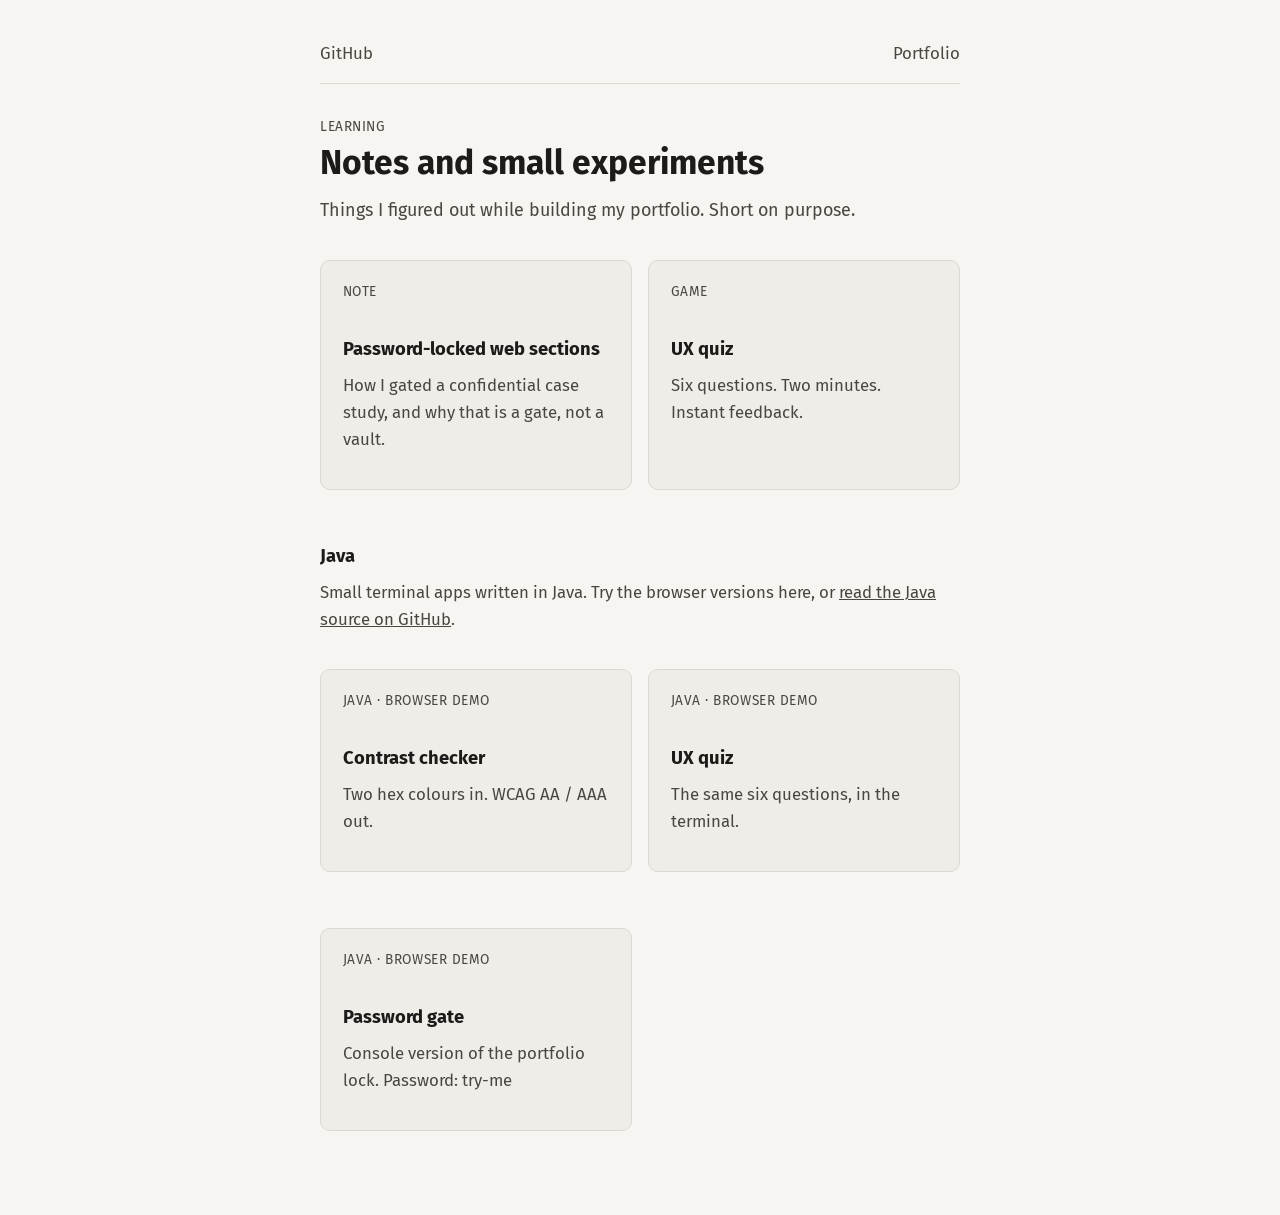
<file: index.html>
<!doctype html>
<html lang="en">
<head>
  <meta charset="utf-8">
  <meta name="viewport" content="width=device-width, initial-scale=1">
  <title>Learning · Micah Masuka</title>
  <meta name="description" content="Short notes and small experiments from Micah Masuka.">
  <link rel="preconnect" href="https://fonts.googleapis.com">
  <link rel="preconnect" href="https://fonts.gstatic.com" crossorigin>
  <link href="https://fonts.googleapis.com/css2?family=Fira+Sans:wght@400;600;700&display=swap" rel="stylesheet">
  <link rel="stylesheet" href="css/learn.css">
</head>
<body>
  <a class="skip-link" href="#main">Skip to content</a>
  <div class="wrap">
    <header class="site">
      <a href="https://github.com/micah-masuka/Learning">GitHub</a>
      <a href="https://micah.digitale-tech.com/">Portfolio</a>
    </header>
    <main id="main">
      <p class="kicker">Learning</p>
      <h1>Notes and small experiments</h1>
      <p class="lede muted">Things I figured out while building my portfolio. Short on purpose.</p>
      <div class="grid two">
        <a class="card" href="password-locked-section/">
          <p class="kicker">Note</p>
          <h2>Password-locked web sections</h2>
          <p class="muted">How I gated a confidential case study, and why that is a gate, not a vault.</p>
        </a>
        <a class="card" href="ux-quiz/">
          <p class="kicker">Game</p>
          <h2>UX quiz</h2>
          <p class="muted">Six questions. Two minutes. Instant feedback.</p>
        </a>
      </div>

      <h2>Java</h2>
      <p class="muted">Small terminal apps written in Java. Try the browser versions here, or <a href="https://github.com/micah-masuka/Learning/tree/main/java">read the Java source on GitHub</a>.</p>
      <div class="grid two">
        <a class="card" href="java/contrast-checker/">
          <p class="kicker">Java · browser demo</p>
          <h2>Contrast checker</h2>
          <p class="muted">Two hex colours in. WCAG AA / AAA out.</p>
        </a>
        <a class="card" href="java/ux-quiz/">
          <p class="kicker">Java · browser demo</p>
          <h2>UX quiz</h2>
          <p class="muted">The same six questions, in the terminal.</p>
        </a>
        <a class="card" href="java/password-gate/">
          <p class="kicker">Java · browser demo</p>
          <h2>Password gate</h2>
          <p class="muted">Console version of the portfolio lock. Password: try-me</p>
        </a>
      </div>
    </main>
  </div>
</body>
</html>
</file>
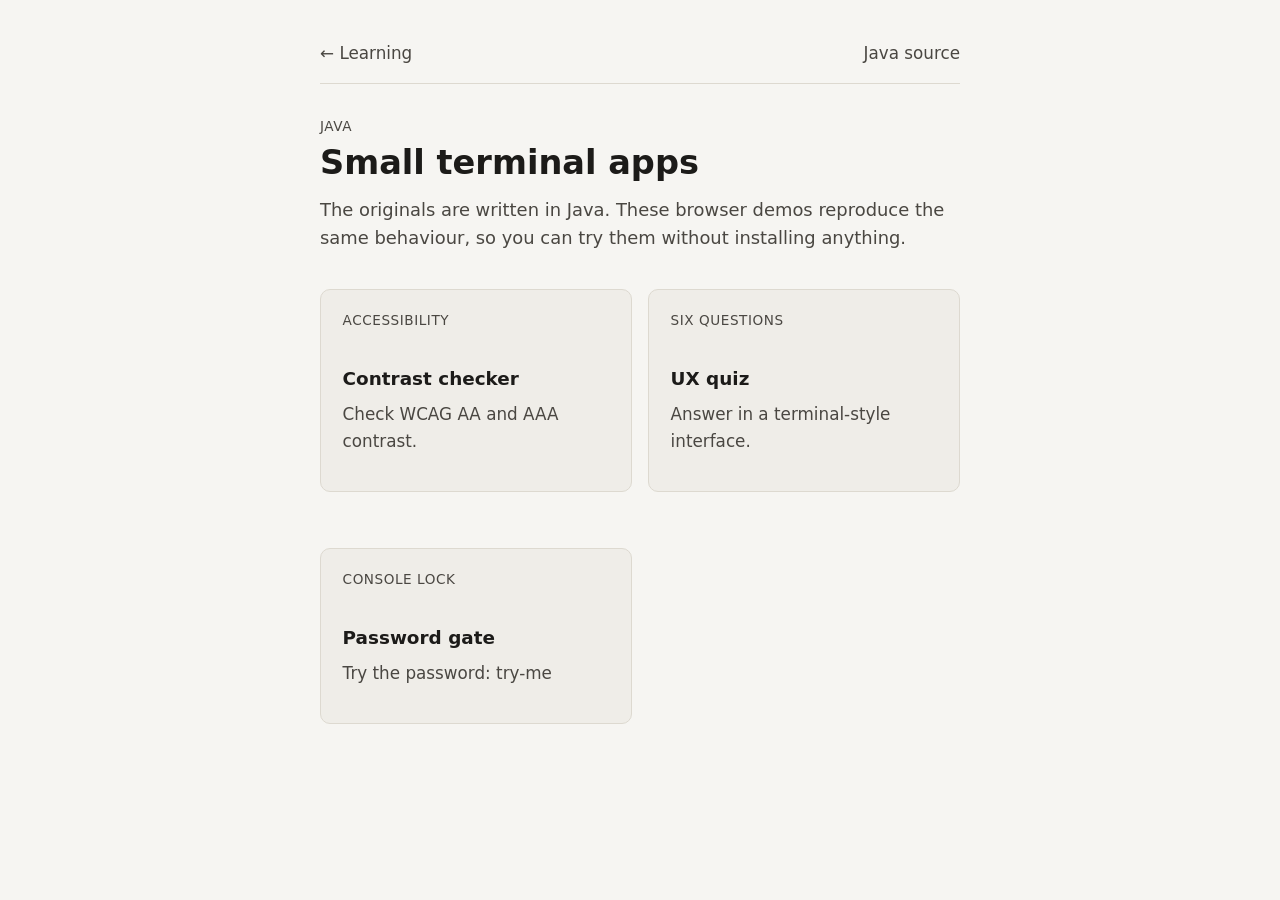
<file: java/index.html>
<!doctype html>
<html lang="en">
<head>
  <meta charset="utf-8">
  <meta name="viewport" content="width=device-width, initial-scale=1">
  <title>Java projects · Learning</title>
  <meta name="description" content="Try Micah Masuka's small Java terminal projects in your browser.">
  <link rel="stylesheet" href="../css/learn.css">
</head>
<body>
  <a class="skip-link" href="#main">Skip to content</a>
  <div class="wrap">
    <header class="site"><a href="../">← Learning</a><a href="https://github.com/micah-masuka/Learning/tree/main/java">Java source</a></header>
    <main id="main">
      <p class="kicker">Java</p>
      <h1>Small terminal apps</h1>
      <p class="lede muted">The originals are written in Java. These browser demos reproduce the same behaviour, so you can try them without installing anything.</p>
      <div class="grid two">
        <a class="card" href="contrast-checker/"><p class="kicker">Accessibility</p><h2>Contrast checker</h2><p class="muted">Check WCAG AA and AAA contrast.</p></a>
        <a class="card" href="ux-quiz/"><p class="kicker">Six questions</p><h2>UX quiz</h2><p class="muted">Answer in a terminal-style interface.</p></a>
        <a class="card" href="password-gate/"><p class="kicker">Console lock</p><h2>Password gate</h2><p class="muted">Try the password: try-me</p></a>
      </div>
    </main>
  </div>
</body>
</html>
</file>
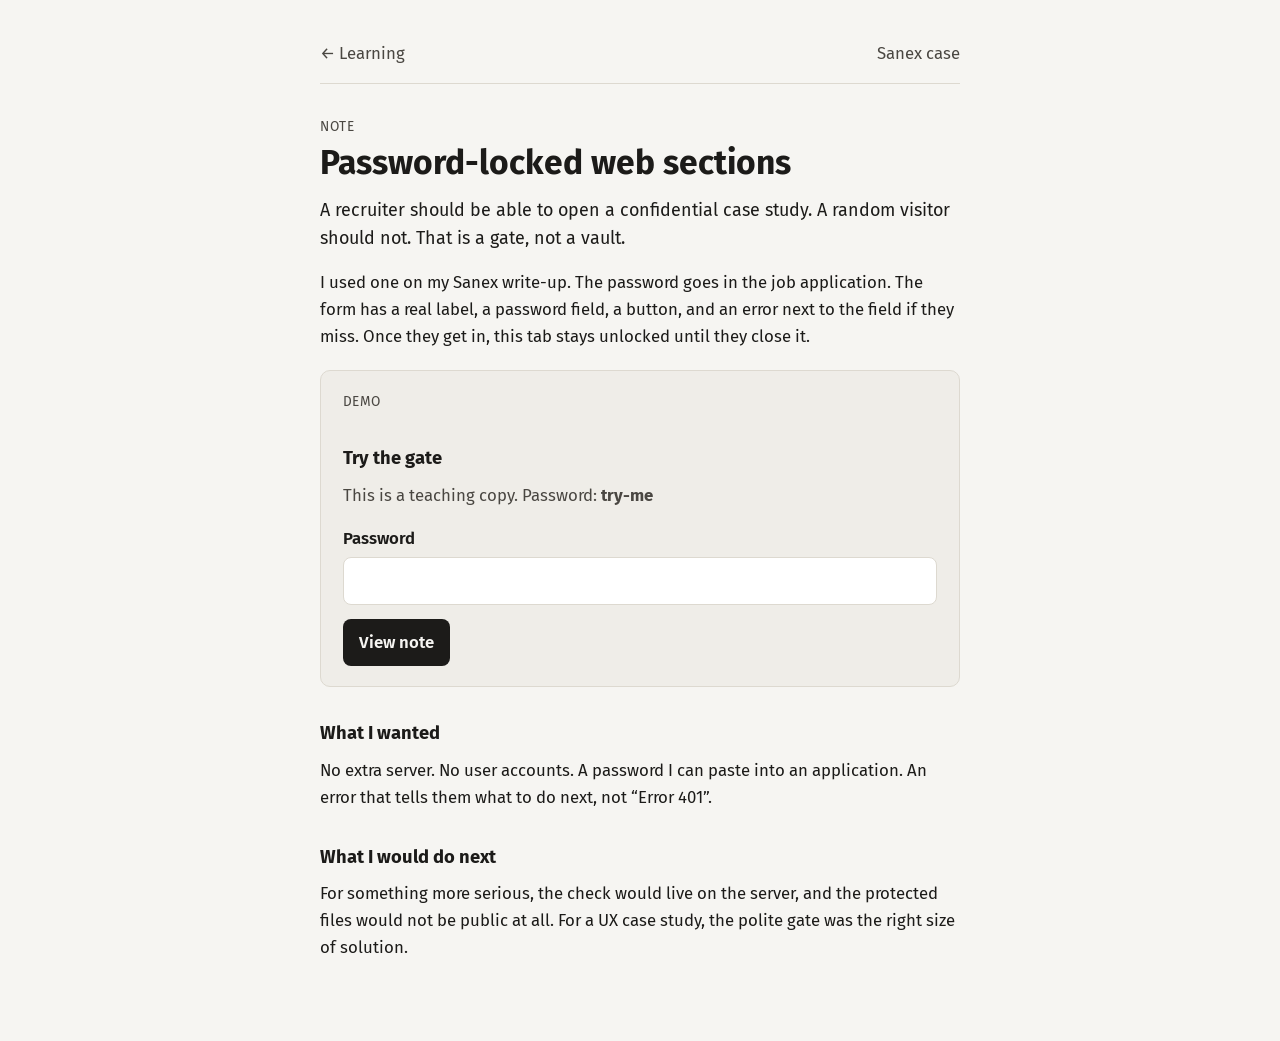
<file: password-locked-section/index.html>
<!doctype html>
<html lang="en">
<head>
  <meta charset="utf-8">
  <meta name="viewport" content="width=device-width, initial-scale=1">
  <title>Password-locked web sections · Learning</title>
  <meta name="description" content="A short note on gating a confidential case study behind a password.">
  <link rel="preconnect" href="https://fonts.googleapis.com">
  <link rel="preconnect" href="https://fonts.gstatic.com" crossorigin>
  <link href="https://fonts.googleapis.com/css2?family=Fira+Sans:wght@400;600;700&display=swap" rel="stylesheet">
  <link rel="stylesheet" href="../css/learn.css">
</head>
<body>
  <a class="skip-link" href="#main">Skip to content</a>
  <div class="wrap">
    <header class="site">
      <a href="../">← Learning</a>
      <a href="https://micah.digitale-tech.com/case-studies/sanex">Sanex case</a>
    </header>
    <main id="main">
      <p class="kicker">Note</p>
      <h1>Password-locked web sections</h1>
      <p class="lede">A recruiter should be able to open a confidential case study. A random visitor should not. That is a gate, not a vault.</p>
      <p>I used one on my Sanex write-up. The password goes in the job application. The form has a real label, a password field, a button, and an error next to the field if they miss. Once they get in, this tab stays unlocked until they close it.</p>

      <div class="card" id="demo">
        <p class="kicker">Demo</p>
        <h2>Try the gate</h2>
        <p class="muted">This is a teaching copy. Password: <strong>try-me</strong></p>

        <form id="gate-form">
          <label for="gate-password">Password</label>
          <input id="gate-password" name="password" type="password" autocomplete="off" required>
          <button type="submit">View note</button>
          <p class="gate-error" id="gate-error" hidden>Incorrect password. Hint: try-me</p>
        </form>

        <div id="unlocked" hidden tabindex="-1">
          <p>You are in. For a portfolio, this is enough: it slows down casual clicks and still lets a hiring manager through.</p>
          <p>It is <strong>not</strong> security. Anyone can view the page source. Do not put client originals, private data, or anything harmful behind a front-end check like this. If it must stay private, keep it off the public site.</p>
        </div>
      </div>

      <h2>What I wanted</h2>
      <p>No extra server. No user accounts. A password I can paste into an application. An error that tells them what to do next, not “Error 401”.</p>
      <h2>What I would do next</h2>
      <p>For something more serious, the check would live on the server, and the protected files would not be public at all. For a UX case study, the polite gate was the right size of solution.</p>
    </main>
  </div>
  <script>
    const KEY = 'learn-gate:demo';
    const form = document.getElementById('gate-form');
    const input = document.getElementById('gate-password');
    const error = document.getElementById('gate-error');
    const unlocked = document.getElementById('unlocked');

    const show = () => {
      form.hidden = true;
      unlocked.hidden = false;
    };

    try {
      if (sessionStorage.getItem(KEY) === 'open') show();
    } catch {
      /* ignore */
    }

    form.addEventListener('submit', (event) => {
      event.preventDefault();
      error.hidden = true;
      if (input.value.trim().toLowerCase() === 'try-me') {
        try { sessionStorage.setItem(KEY, 'open'); } catch { /* ignore */ }
        show();
        unlocked.focus?.();
        return;
      }
      error.hidden = false;
      input.select();
    });
  </script>
</body>
</html>
</file>
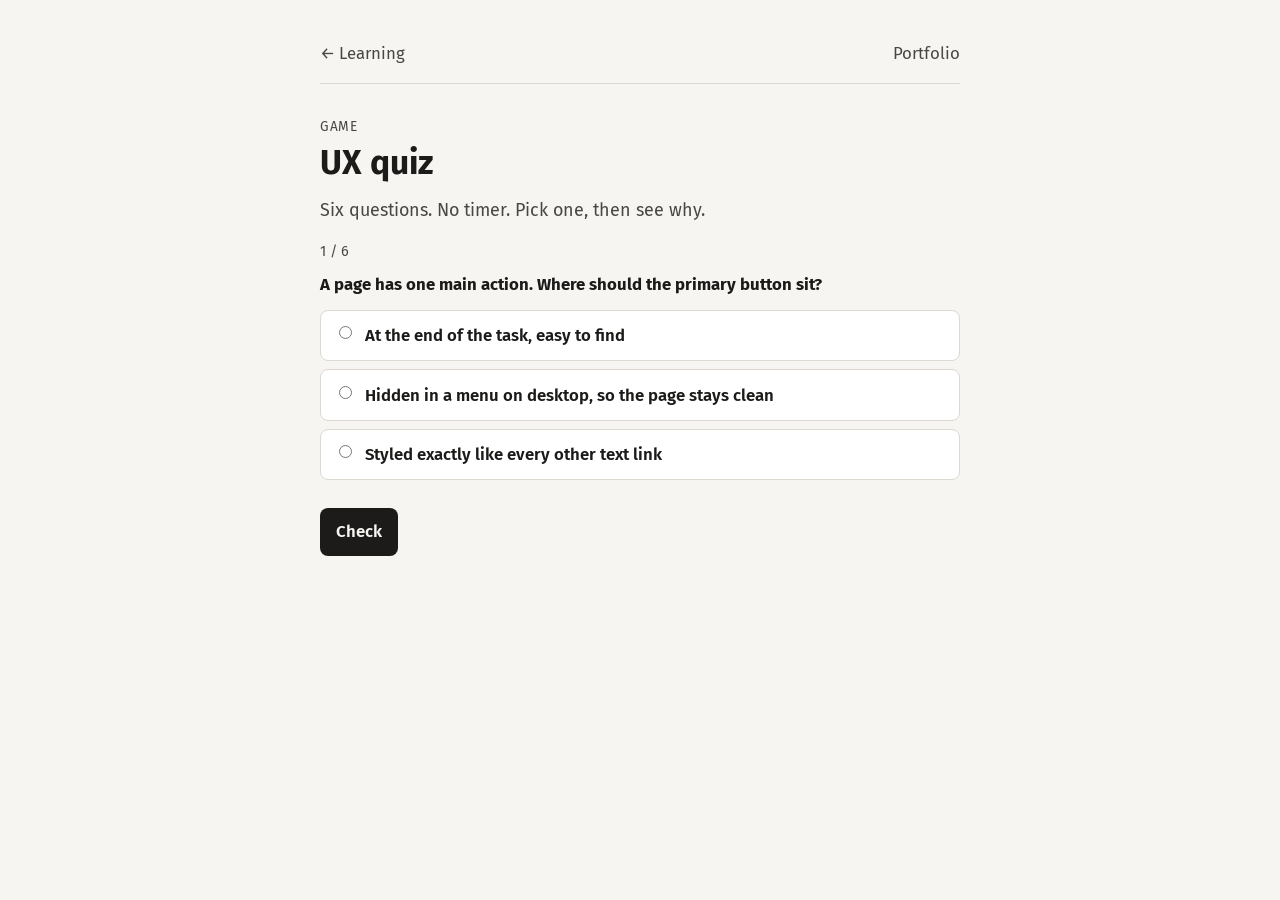
<file: ux-quiz/index.html>
<!doctype html>
<html lang="en">
<head>
  <meta charset="utf-8">
  <meta name="viewport" content="width=device-width, initial-scale=1">
  <title>UX quiz · Learning</title>
  <meta name="description" content="A short six-question UX quiz with instant feedback.">
  <link rel="preconnect" href="https://fonts.googleapis.com">
  <link rel="preconnect" href="https://fonts.gstatic.com" crossorigin>
  <link href="https://fonts.googleapis.com/css2?family=Fira+Sans:wght@400;600;700&display=swap" rel="stylesheet">
  <link rel="stylesheet" href="../css/learn.css">
</head>
<body>
  <a class="skip-link" href="#main">Skip to content</a>
  <div class="wrap">
    <header class="site">
      <a href="../">← Learning</a>
      <a href="https://micah.digitale-tech.com/">Portfolio</a>
    </header>
    <main id="main">
      <p class="kicker">Game</p>
      <h1>UX quiz</h1>
      <p class="lede muted">Six questions. No timer. Pick one, then see why.</p>

      <div id="quiz"></div>
    </main>
  </div>
  <script>
    const questions = [
      {
        q: 'A page has one main action. Where should the primary button sit?',
        options: [
          'At the end of the task, easy to find',
          'Hidden in a menu on desktop, so the page stays clean',
          'Styled exactly like every other text link'
        ],
        answer: 0,
        why: 'People should not hunt for the next step. One clear button, in the path of the task.'
      },
      {
        q: 'Someone types the wrong password. What is the better response?',
        options: [
          '“Error 401” and nothing else',
          '“Incorrect password. Try again or email Micah.” next to the field',
          'A popup that vanishes after one second'
        ],
        answer: 1,
        why: 'Say what went wrong and what to do next. Keep the message next to the field they just used.'
      },
      {
        q: 'Placeholder text inside a form field…',
        options: [
          'Can replace the visible label',
          'Disappears when you type, so it should not be the only instruction',
          'Is required by browsers'
        ],
        answer: 1,
        why: 'Labels stay. Placeholders vanish. If the hint matters, put it outside the field.'
      },
      {
        q: 'A “skip to content” link is for…',
        options: [
          'Skipping the website entirely',
          'Keyboard users jumping past the nav to the main content',
          'Search engines only'
        ],
        answer: 1,
        why: 'Screen reader and keyboard users should not tab through every nav link on every page.'
      },
      {
        q: 'A password on a public case-study page is…',
        options: [
          'Bank-level security',
          'A polite gate for casual visitors. Real secrets still should not live in the public files',
          'Useless, so never use one'
        ],
        answer: 1,
        why: 'It slows down nosy clicks. It does not hide source code. Size the lock to the risk.'
      },
      {
        q: 'Four answers to one question should be marked up as…',
        options: [
          'Clickable divs with no form controls',
          'Radio buttons in a fieldset, with the question as the legend',
          'A dropdown labelled “Select”'
        ],
        answer: 1,
        why: 'Radios are made for “pick one.” A fieldset + legend tells assistive tech what the group is about.'
      }
    ];

    const root = document.getElementById('quiz');
    let index = 0;
    let score = 0;
    let locked = false;

    const resultCopy = (n) => {
      if (n === 6) return 'Full marks. You notice the boring stuff that makes a page usable.';
      if (n >= 4) return 'Solid. You are thinking about the person in front of the screen, not only the layout.';
      if (n >= 2) return 'A fair start. The “why” under each answer is the useful bit.';
      return 'No stress. Read the notes, then try again.';
    };

    function renderQuestion() {
      locked = false;
      const item = questions[index];
      const name = `q-${index}`;
      root.innerHTML = `
        <p class="progress">${index + 1} / ${questions.length}</p>
        <form id="q-form">
          <fieldset>
            <legend>${item.q}</legend>
            ${item.options.map((label, i) => `
              <label class="choice">
                <input type="radio" name="${name}" value="${i}" required>
                <span>${label}</span>
              </label>
            `).join('')}
          </fieldset>
          <div class="actions">
            <button type="submit">Check</button>
          </div>
          <p class="feedback" id="why" hidden></p>
        </form>
      `;
      const form = root.querySelector('#q-form');
      const why = root.querySelector('#why');
      form.addEventListener('submit', (event) => {
        event.preventDefault();
        if (locked) {
          next();
          return;
        }
        const picked = Number(new FormData(form).get(name));
        const correct = picked === item.answer;
        if (correct) score += 1;
        locked = true;
        why.hidden = false;
        why.textContent = (correct ? 'Yes. ' : 'Not that one. ') + item.why;
        form.querySelectorAll('input').forEach((el) => { el.disabled = true; });
        form.querySelector('button').textContent = index === questions.length - 1 ? 'See score' : 'Next';
      });
    }

    function next() {
      index += 1;
      if (index >= questions.length) {
        renderScore();
        return;
      }
      renderQuestion();
    }

    function renderScore() {
      root.innerHTML = `
        <p class="kicker">Result</p>
        <p class="score">${score} / ${questions.length}</p>
        <p>${resultCopy(score)}</p>
        <div class="actions">
          <button type="button" id="again">Play again</button>
          <a class="button" href="../password-locked-section/">Password-lock note</a>
        </div>
      `;
      root.querySelector('#again').addEventListener('click', () => {
        index = 0;
        score = 0;
        renderQuestion();
      });
    }

    renderQuestion();
  </script>
</body>
</html>
</file>
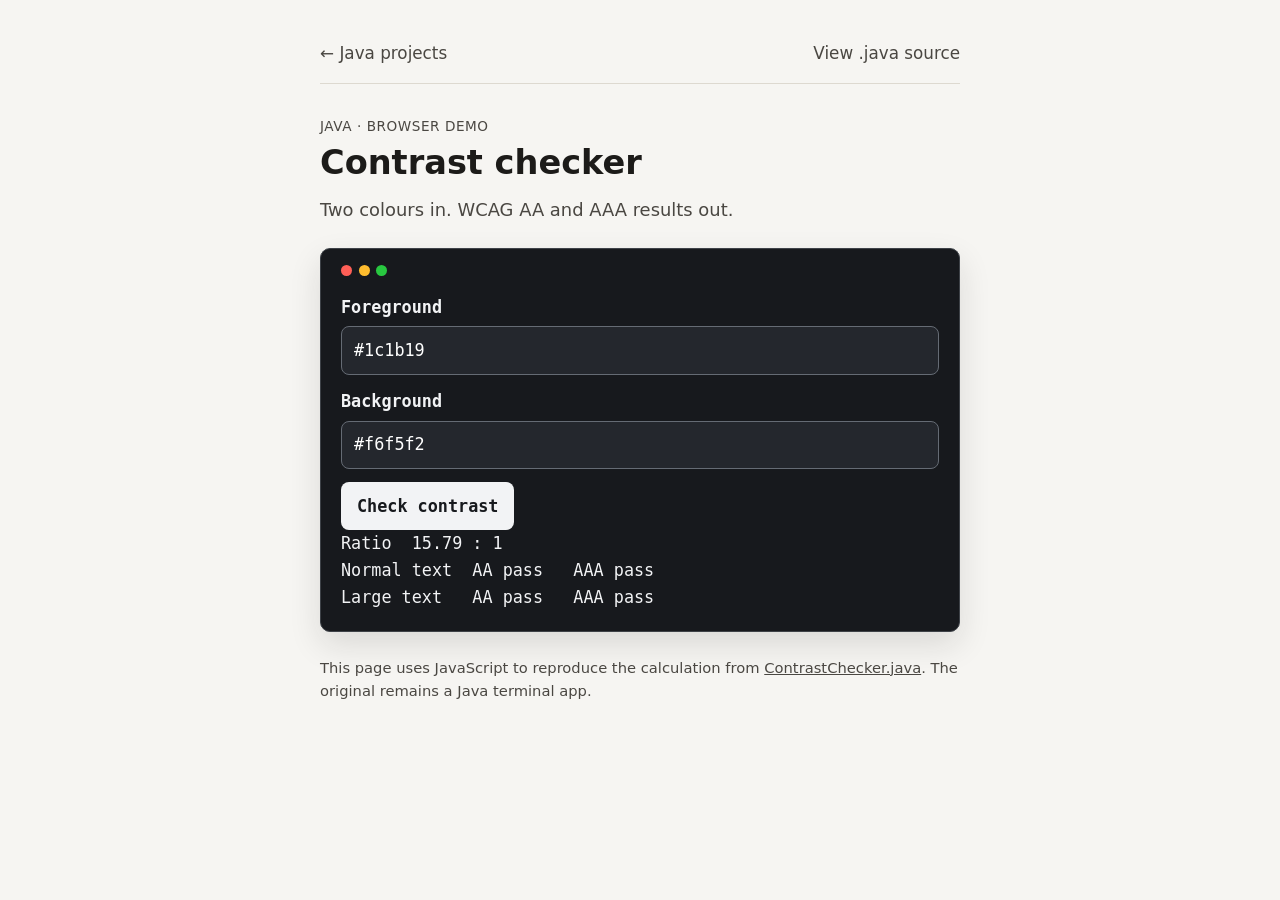
<file: java/contrast-checker/index.html>
<!doctype html>
<html lang="en">
<head>
  <meta charset="utf-8"><meta name="viewport" content="width=device-width, initial-scale=1">
  <title>Contrast checker · Java projects</title>
  <meta name="description" content="Try Micah Masuka's Java WCAG contrast checker in your browser.">
  <link rel="stylesheet" href="../../css/learn.css">
</head>
<body>
  <a class="skip-link" href="#main">Skip to content</a>
  <div class="wrap">
    <header class="site"><a href="../">← Java projects</a><a href="https://github.com/micah-masuka/Learning/blob/main/java/contrast-checker/ContrastChecker.java">View .java source</a></header>
    <main id="main">
      <p class="kicker">Java · browser demo</p><h1>Contrast checker</h1>
      <p class="lede muted">Two colours in. WCAG AA and AAA results out.</p>
      <div class="terminal">
        <div class="terminal-bar" aria-hidden="true"><span class="terminal-dot"></span><span class="terminal-dot"></span><span class="terminal-dot"></span></div>
        <form id="contrast-form">
          <label for="foreground">Foreground</label><input id="foreground" type="text" value="#1c1b19" pattern="#?[0-9a-fA-F]{3}|#?[0-9a-fA-F]{6}" required>
          <label for="background">Background</label><input id="background" type="text" value="#f6f5f2" pattern="#?[0-9a-fA-F]{3}|#?[0-9a-fA-F]{6}" required>
          <button type="submit">Check contrast</button>
        </form>
        <output id="result" class="terminal-output" aria-live="polite"></output>
      </div>
      <p class="demo-note muted">This page uses JavaScript to reproduce the calculation from <a href="https://github.com/micah-masuka/Learning/blob/main/java/contrast-checker/ContrastChecker.java">ContrastChecker.java</a>. The original remains a Java terminal app.</p>
    </main>
  </div>
  <script>
    const form = document.getElementById('contrast-form');
    const result = document.getElementById('result');
    const parseHex = (raw) => {
      let value = raw.replace(/^#/, '');
      if (value.length === 3) value = [...value].map((letter) => letter + letter).join('');
      return Number.parseInt(value, 16);
    };
    const channel = (value) => value <= 0.04045 ? value / 12.92 : ((value + 0.055) / 1.055) ** 2.4;
    const luminance = (rgb) => 0.2126 * channel(((rgb >> 16) & 255) / 255) + 0.7152 * channel(((rgb >> 8) & 255) / 255) + 0.0722 * channel((rgb & 255) / 255);
    const pass = (ratio, minimum) => ratio + 0.0001 >= minimum ? 'pass' : 'fail';
    form.addEventListener('submit', (event) => {
      event.preventDefault();
      const a = luminance(parseHex(document.getElementById('foreground').value));
      const b = luminance(parseHex(document.getElementById('background').value));
      const ratio = (Math.max(a, b) + 0.05) / (Math.min(a, b) + 0.05);
      result.textContent = `Ratio  ${ratio.toFixed(2)} : 1\nNormal text  AA ${pass(ratio, 4.5)}   AAA ${pass(ratio, 7)}\nLarge text   AA ${pass(ratio, 3)}   AAA ${pass(ratio, 4.5)}`;
    });
    form.requestSubmit();
  </script>
</body>
</html>
</file>
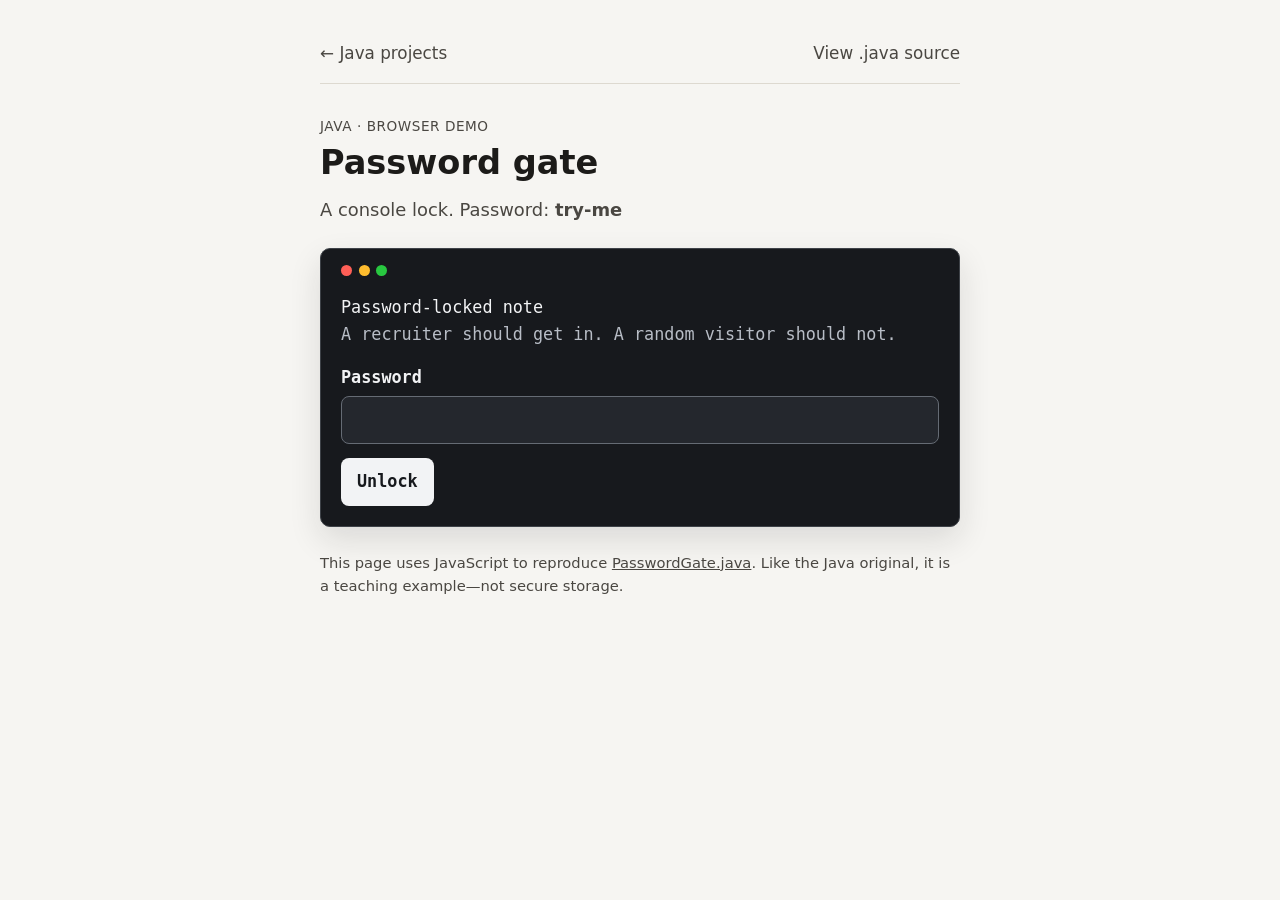
<file: java/password-gate/index.html>
<!doctype html>
<html lang="en">
<head>
  <meta charset="utf-8"><meta name="viewport" content="width=device-width, initial-scale=1">
  <title>Password gate · Java projects</title>
  <meta name="description" content="Try Micah Masuka's Java password gate in your browser.">
  <link rel="stylesheet" href="../../css/learn.css">
</head>
<body>
  <a class="skip-link" href="#main">Skip to content</a>
  <div class="wrap">
    <header class="site"><a href="../">← Java projects</a><a href="https://github.com/micah-masuka/Learning/blob/main/java/password-gate/PasswordGate.java">View .java source</a></header>
    <main id="main">
      <p class="kicker">Java · browser demo</p><h1>Password gate</h1>
      <p class="lede muted">A console lock. Password: <strong>try-me</strong></p>
      <div class="terminal">
        <div class="terminal-bar" aria-hidden="true"><span class="terminal-dot"></span><span class="terminal-dot"></span><span class="terminal-dot"></span></div>
        <p>Password-locked note<br><span class="muted">A recruiter should get in. A random visitor should not.</span></p>
        <form id="gate-form">
          <label for="password">Password</label><input id="password" type="password" autocomplete="off" required>
          <button type="submit">Unlock</button><p class="gate-error" id="error" hidden>Incorrect password. Hint: try-me</p>
        </form>
        <div id="note" hidden tabindex="-1">
          <p>You are in.</p>
          <p>For a portfolio, this is enough: it slows down casual clicks<br>and still lets a hiring manager through.</p>
          <p>It is not security. Anyone can open the source.<br>Do not put client originals or private data behind a check like this.</p>
          <button type="button" id="reset">Lock again</button>
        </div>
      </div>
      <p class="demo-note muted">This page uses JavaScript to reproduce <a href="https://github.com/micah-masuka/Learning/blob/main/java/password-gate/PasswordGate.java">PasswordGate.java</a>. Like the Java original, it is a teaching example—not secure storage.</p>
    </main>
  </div>
  <script>
    const form = document.getElementById('gate-form');
    const input = document.getElementById('password');
    const error = document.getElementById('error');
    const note = document.getElementById('note');
    form.addEventListener('submit', (event) => {
      event.preventDefault();
      if (input.value.trim().toLowerCase() !== 'try-me') { error.hidden = false; input.select(); return; }
      form.hidden = true; note.hidden = false; note.focus();
    });
    document.getElementById('reset').addEventListener('click', () => {
      input.value = ''; error.hidden = true; note.hidden = true; form.hidden = false; input.focus();
    });
  </script>
</body>
</html>
</file>
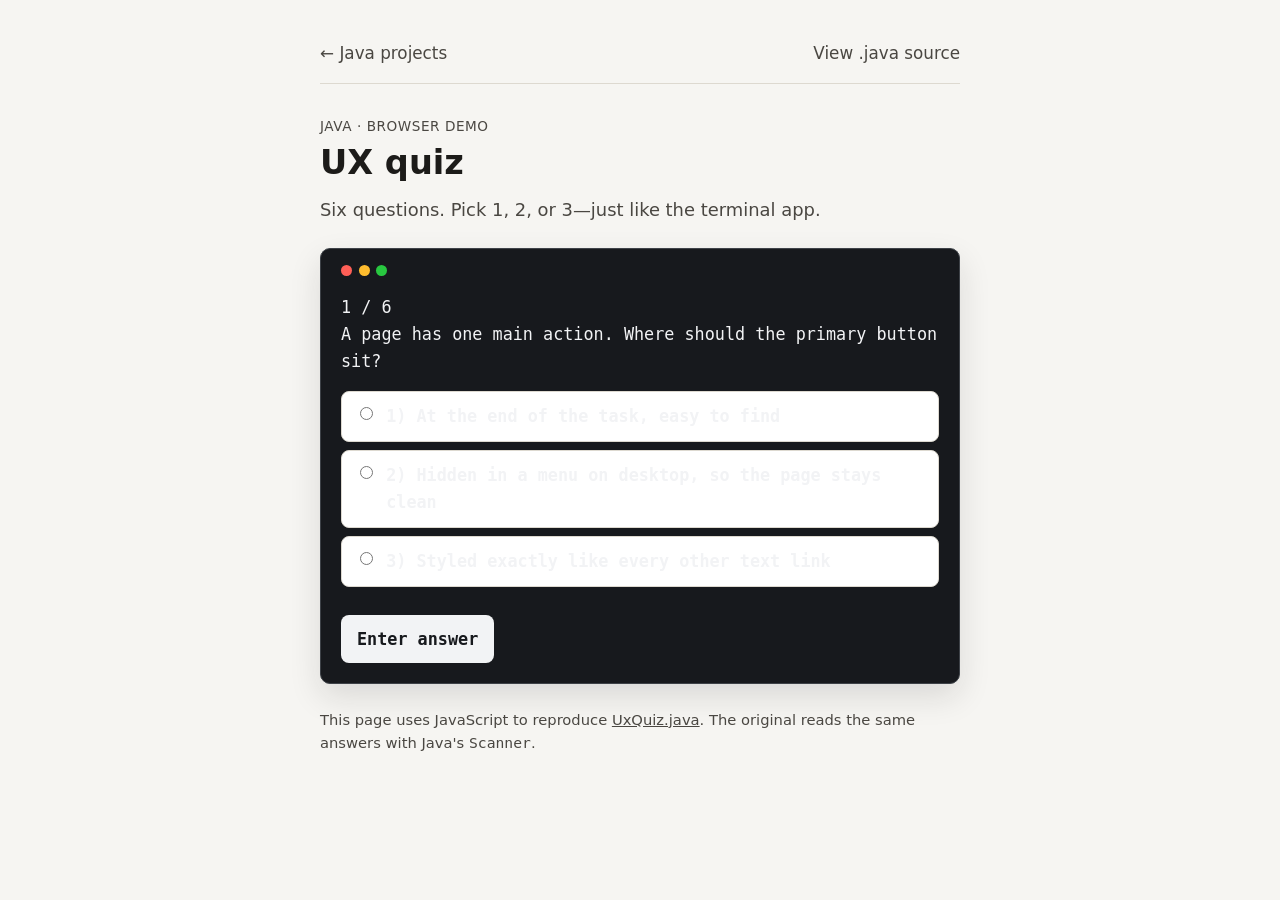
<file: java/ux-quiz/index.html>
<!doctype html>
<html lang="en">
<head>
  <meta charset="utf-8"><meta name="viewport" content="width=device-width, initial-scale=1">
  <title>UX quiz · Java projects</title>
  <meta name="description" content="Try Micah Masuka's Java UX quiz in your browser.">
  <link rel="stylesheet" href="../../css/learn.css">
</head>
<body>
  <a class="skip-link" href="#main">Skip to content</a>
  <div class="wrap">
    <header class="site"><a href="../">← Java projects</a><a href="https://github.com/micah-masuka/Learning/blob/main/java/ux-quiz/UxQuiz.java">View .java source</a></header>
    <main id="main">
      <p class="kicker">Java · browser demo</p><h1>UX quiz</h1>
      <p class="lede muted">Six questions. Pick 1, 2, or 3—just like the terminal app.</p>
      <div class="terminal"><div class="terminal-bar" aria-hidden="true"><span class="terminal-dot"></span><span class="terminal-dot"></span><span class="terminal-dot"></span></div><div id="quiz"></div></div>
      <p class="demo-note muted">This page uses JavaScript to reproduce <a href="https://github.com/micah-masuka/Learning/blob/main/java/ux-quiz/UxQuiz.java">UxQuiz.java</a>. The original reads the same answers with Java's <code>Scanner</code>.</p>
    </main>
  </div>
  <script>
    const questions = [
      ['A page has one main action. Where should the primary button sit?', ['At the end of the task, easy to find', 'Hidden in a menu on desktop, so the page stays clean', 'Styled exactly like every other text link'], 0, 'People should not hunt for the next step. One clear button, in the path of the task.'],
      ['Someone types the wrong password. What is the better response?', ['“Error 401” and nothing else', '“Incorrect password. Try again or email Micah.” next to the field', 'A popup that vanishes after one second'], 1, 'Say what went wrong and what to do next. Keep the message next to the field they just used.'],
      ['Placeholder text inside a form field…', ['Can replace the visible label', 'Disappears when you type, so it should not be the only instruction', 'Is required by browsers'], 1, 'Labels stay. Placeholders vanish. If the hint matters, put it outside the field.'],
      ['A “skip to content” link is for…', ['Skipping the website entirely', 'Keyboard users jumping past the nav to the main content', 'Search engines only'], 1, 'Screen reader and keyboard users should not tab through every nav link on every page.'],
      ['A password on a public case-study page is…', ['Bank-level security', 'A polite gate for casual visitors. Real secrets still should not live in the public files', 'Useless, so never use one'], 1, 'It slows down nosy clicks. It does not hide source code. Size the lock to the risk.'],
      ['Four answers to one question should be marked up as…', ['Clickable divs with no form controls', 'Radio buttons in a fieldset, with the question as the legend', 'A dropdown labelled “Select”'], 1, 'Radios are made for “pick one.” A fieldset + legend tells assistive tech what the group is about.']
    ];
    const root = document.getElementById('quiz'); let index = 0; let score = 0;
    const resultCopy = (n) => n === 6 ? 'Full marks. You notice the boring stuff that makes a page usable.' : n >= 4 ? 'Solid. You are thinking about the person in front of the screen, not only the layout.' : n >= 2 ? 'A fair start. The “why” under each answer is the useful bit.' : 'No stress. Read the notes, then try again.';
    function render() {
      const [prompt, options, answer, why] = questions[index];
      root.innerHTML = `<p>${index + 1} / ${questions.length}<br>${prompt}</p><form id="answer-form"><fieldset><legend class="skip-link">Choose an answer</legend>${options.map((option, i) => `<label class="choice"><input type="radio" name="answer" value="${i}" required><span>${i + 1}) ${option}</span></label>`).join('')}</fieldset><button>Enter answer</button><p id="feedback" class="feedback" hidden aria-live="polite"></p></form>`;
      const form = document.getElementById('answer-form'); let checked = false;
      form.addEventListener('submit', (event) => {
        event.preventDefault();
        if (checked) { index += 1; index < questions.length ? render() : finish(); return; }
        const picked = Number(new FormData(form).get('answer')); if (picked === answer) score += 1; checked = true;
        form.querySelectorAll('input').forEach((item) => { item.disabled = true; });
        const feedback = document.getElementById('feedback'); feedback.hidden = false; feedback.textContent = (picked === answer ? 'Yes. ' : 'Not that one. ') + why;
        form.querySelector('button').textContent = index === questions.length - 1 ? 'See score' : 'Next question';
      });
    }
    function finish() { root.innerHTML = `<p>Score  ${score} / ${questions.length}</p><p>${resultCopy(score)}</p><button id="again">Play again</button>`; document.getElementById('again').addEventListener('click', () => { index = 0; score = 0; render(); }); }
    render();
  </script>
</body>
</html>
</file>
<file: css/learn.css>
:root {
  --paper: #f6f5f2;
  --ink: #1c1b19;
  --muted: #4a4742;
  --line: #ddd9d0;
  --surface: #efede8;
  --accent: #1c1b19;
  --accent-ink: #f6f5f2;
  --radius: 10px;
  --sans: "Fira Sans", system-ui, sans-serif;
  color-scheme: light;
  accent-color: var(--accent);
}

* { box-sizing: border-box; }

html { scroll-behavior: smooth; }

body {
  margin: 0;
  min-block-size: 100dvb;
  background: var(--paper);
  color: var(--ink);
  font-family: var(--sans);
  font-size: 1.05rem;
  line-height: 1.6;
}

.skip-link {
  position: absolute;
  inset-inline-start: 0.75rem;
  inset-block-start: 0.75rem;
  transform: translateY(-200%);
  background: var(--accent);
  color: var(--accent-ink);
  padding: 0.4rem 0.7rem;
  border-radius: 6px;
  z-index: 10;
}

.skip-link:focus { transform: none; }

.wrap {
  width: min(40rem, calc(100% - 2rem));
  margin-inline: auto;
  padding-block: 2.5rem 4rem;
}

header.site {
  display: flex;
  justify-content: space-between;
  gap: 1rem;
  align-items: baseline;
  margin-block-end: 2rem;
  padding-block-end: 1rem;
  border-block-end: 1px solid var(--line);
}

header.site a {
  color: var(--muted);
  text-decoration: none;
}

header.site a:hover,
header.site a:focus-visible { color: var(--ink); text-decoration: underline; }

.kicker {
  margin: 0 0 0.35rem;
  color: var(--muted);
  font-size: 0.85rem;
  letter-spacing: 0.04em;
  text-transform: uppercase;
}

h1 { font-size: clamp(1.6rem, 4vw, 2.1rem); line-height: 1.2; margin: 0 0 0.75rem; }
h2 { font-size: 1.15rem; margin: 2rem 0 0.5rem; }

p { margin: 0 0 1rem; }
.muted { color: var(--muted); }
.lede { font-size: 1.12rem; }

a { color: inherit; }

.card {
  background: var(--surface);
  border: 1px solid var(--line);
  border-radius: var(--radius);
  padding: 1.25rem 1.35rem;
  margin-block: 1.25rem;
}

.grid {
  display: grid;
  gap: 1rem;
}

@media (min-width: 40rem) {
  .grid.two { grid-template-columns: 1fr 1fr; }
}

.grid a.card {
  text-decoration: none;
  color: inherit;
  display: block;
}

.grid a.card:hover,
.grid a.card:focus-visible {
  outline: 2px solid var(--ink);
  outline-offset: 2px;
}

label { display: block; font-weight: 600; margin-block-end: 0.35rem; }

input[type="password"],
input[type="text"],
input[type="color"] {
  width: 100%;
  font: inherit;
  padding: 0.6rem 0.75rem;
  border: 1px solid var(--line);
  border-radius: 8px;
  background: #fff;
  margin-block-end: 0.85rem;
}

button,
.button {
  font: inherit;
  font-weight: 600;
  border: 0;
  border-radius: 8px;
  padding: 0.65rem 1rem;
  background: var(--accent);
  color: var(--accent-ink);
  cursor: pointer;
}

button:hover,
.button:hover { opacity: 0.9; }

button:focus-visible,
.button:focus-visible,
input:focus-visible {
  outline: 2px solid var(--ink);
  outline-offset: 2px;
}

.gate-error { color: #8a1f11; margin: 0.75rem 0 0; }

fieldset {
  border: 0;
  padding: 0;
  margin: 0 0 1.25rem;
}

legend { font-weight: 700; margin-block-end: 0.75rem; padding: 0; }

.choice {
  display: flex;
  gap: 0.65rem;
  align-items: flex-start;
  background: #fff;
  border: 1px solid var(--line);
  border-radius: 8px;
  padding: 0.7rem 0.8rem;
  margin-block-end: 0.5rem;
  cursor: pointer;
}

.choice:has(:checked) {
  outline: 2px solid var(--ink);
}

.choice input { margin-block-start: 0.25rem; }

.progress { color: var(--muted); font-size: 0.9rem; margin-block-end: 0.5rem; }

.feedback {
  margin: 0.75rem 0 1rem;
  padding: 0.75rem 0.9rem;
  border-radius: 8px;
  background: var(--surface);
  border: 1px solid var(--line);
}

.score { font-size: 2.4rem; font-weight: 700; line-height: 1; margin: 0.4rem 0 0.8rem; }

.actions { display: flex; flex-wrap: wrap; gap: 0.6rem; }

.terminal {
  margin-block: 1.5rem;
  padding: 1.25rem;
  overflow: hidden;
  border: 1px solid #3e4248;
  border-radius: var(--radius);
  background: #17191d;
  color: #f2f3f5;
  box-shadow: 0 0.8rem 2rem rgb(28 27 25 / 12%);
}

.terminal-bar {
  display: flex;
  gap: 0.4rem;
  margin: -0.25rem 0 1.1rem;
}

.terminal-dot { width: 0.7rem; height: 0.7rem; border-radius: 50%; background: #ff5f57; }
.terminal-dot:nth-child(2) { background: #febc2e; }
.terminal-dot:nth-child(3) { background: #28c840; }

.terminal p,
.terminal label,
.terminal input,
.terminal button,
.terminal output {
  font-family: ui-monospace, SFMono-Regular, Menlo, Monaco, Consolas, monospace;
}

.terminal input[type="text"],
.terminal input[type="password"] {
  border-color: #656b74;
  background: #24272d;
  color: #fff;
}

.terminal button { background: #f2f3f5; color: #17191d; }
.terminal .muted { color: #b8bdc6; }
.terminal .gate-error { color: #ff9b8f; }
.terminal-output { white-space: pre-wrap; margin-block: 1rem 0; }
.demo-note { font-size: 0.92rem; }
</file>
